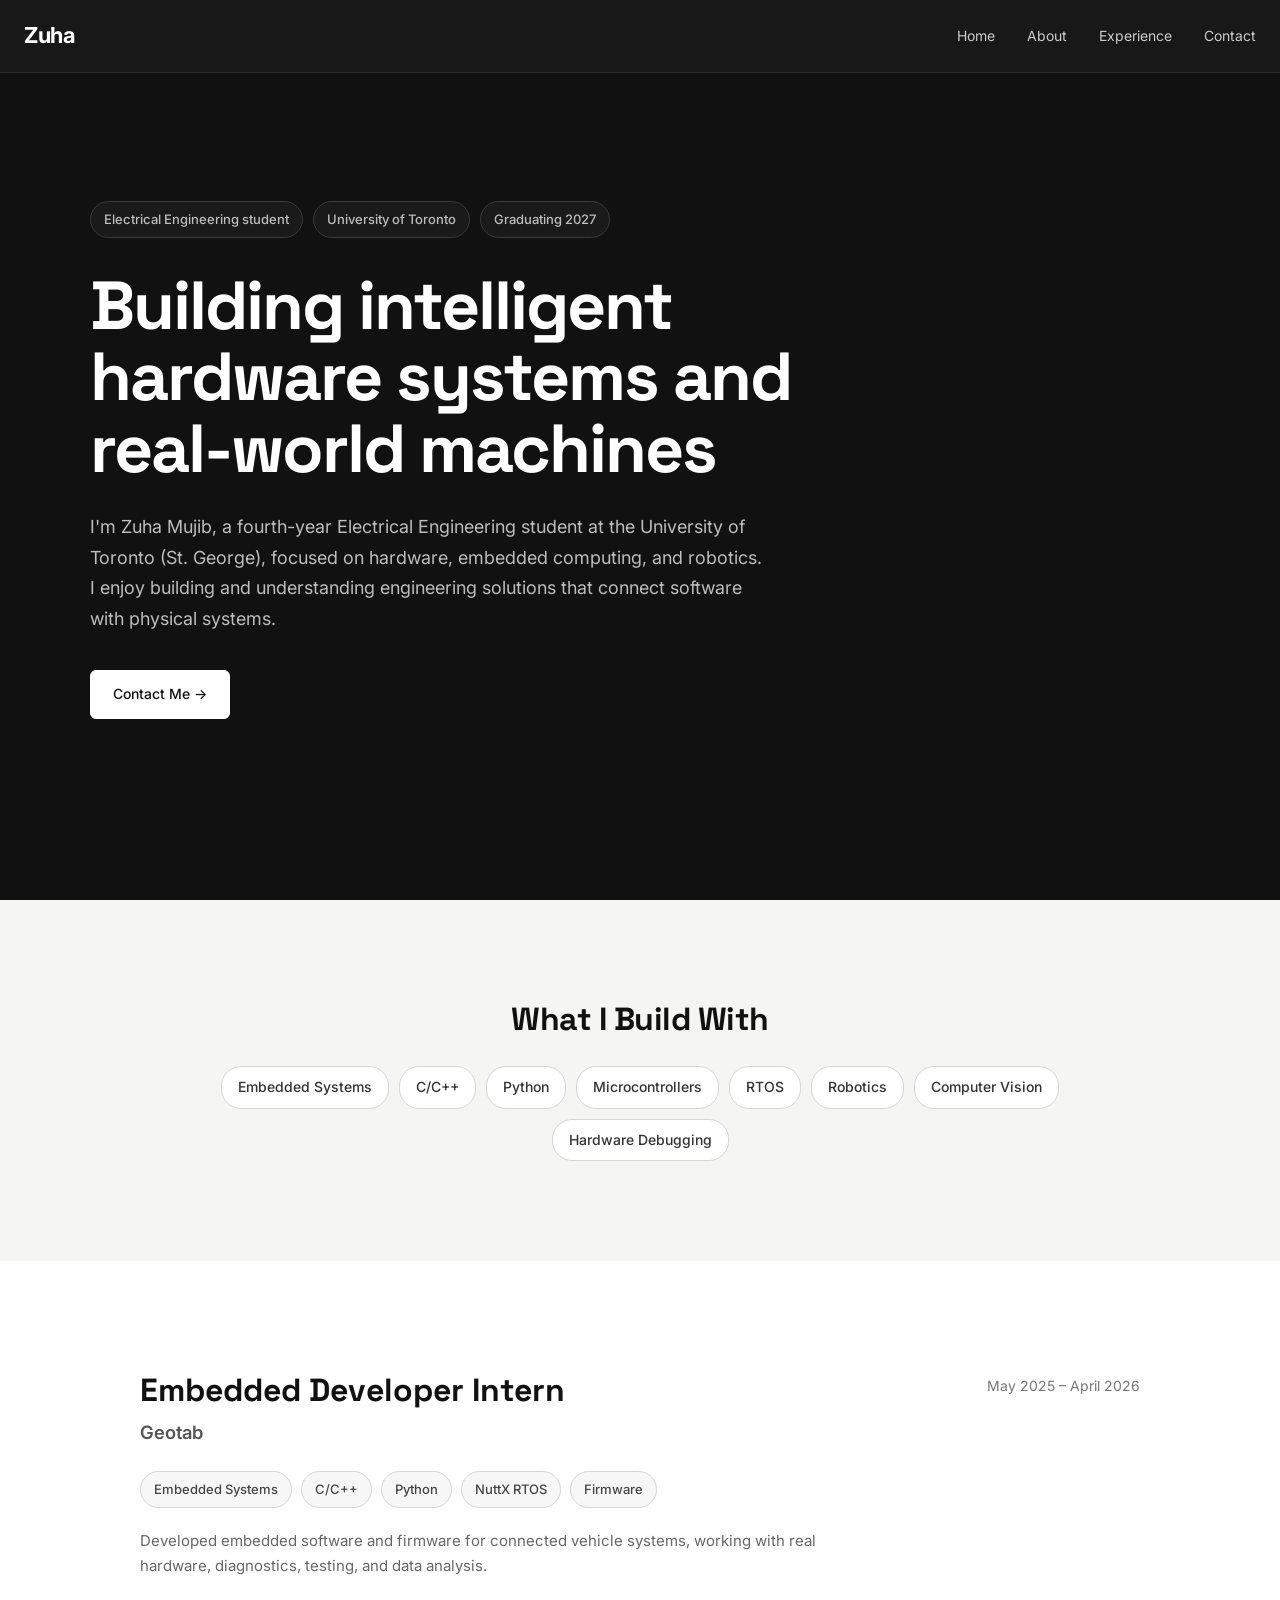
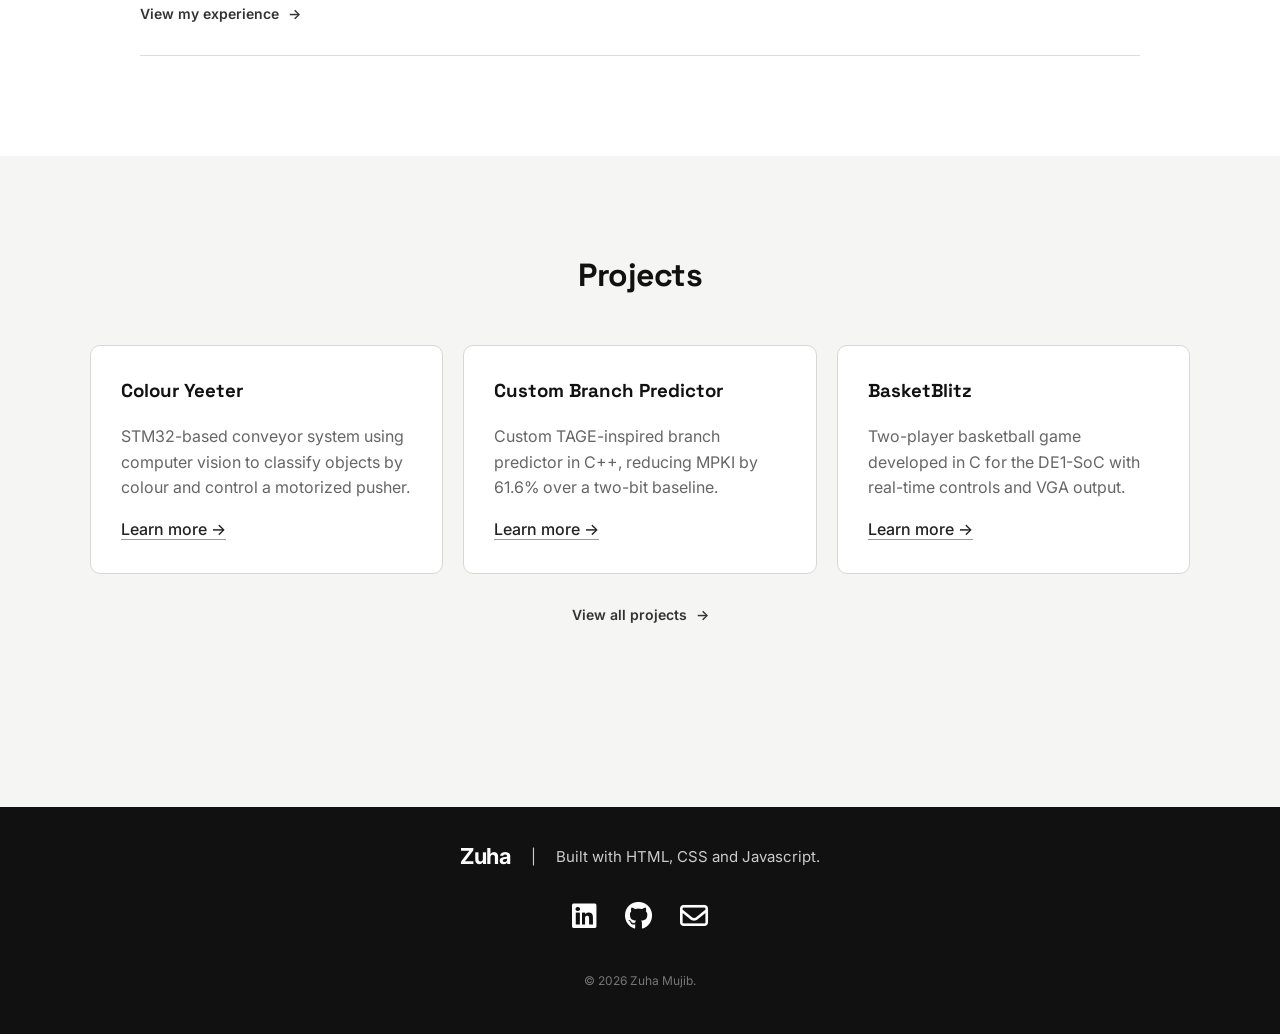
<file: index.html>
<!DOCTYPE html>
<html lang="en">

<head>
    <meta charset="UTF-8">

    <meta name="viewport" content="width=device-width, initial-scale=1.0">

    <title>Zuha Mujib | Electrical Engineering</title>

    <link rel="stylesheet" href="css/style.css">

    <link rel="stylesheet" href="https://cdnjs.cloudflare.com/ajax/libs/font-awesome/6.5.0/css/all.min.css">

    <link rel="preconnect" href="https://fonts.googleapis.com">
    <link rel="preconnect" href="https://fonts.gstatic.com" crossorigin>

    <link
        href="https://fonts.googleapis.com/css2?family=Inter:wght@400;500;600;700&family=Space+Grotesk:wght@500;600;700&display=swap"
        rel="stylesheet">
</head>

<body>
    <div id="navbar"></div>

    <main>
        <section class="home">
            <div class="container">
                <div class="home-content">

                    <div class="home-labels">
                        <span>Electrical Engineering student</span>
                        <span>University of Toronto</span>
                        <span>Graduating 2027</span>
                    </div>

                    <h1>
                        Building intelligent hardware systems and real-world machines
                    </h1>

                    <p>
                        I'm Zuha Mujib, a fourth-year Electrical Engineering student at the University of Toronto (St.
                        George), focused on hardware, embedded computing, and robotics. I enjoy building
                        and understanding engineering solutions that connect software with physical systems.
                    </p>
                    <div class="button-group">
                        <a href="contact.html" class="button">
                            Contact Me →
                        </a>
                    </div>

                </div>
            </div>
        </section>
        <section class="section build-with">
            <div class="container">
                <h2 class="section-title">What I Build With</h2>

                <div class="build-with-list">
                    <span>Embedded Systems</span>
                    <span>C/C++</span>
                    <span>Python</span>
                    <span>Microcontrollers</span>
                    <span>RTOS</span>
                    <span>Robotics</span>
                    <span>Computer Vision</span>
                    <span>Hardware Debugging</span>
                </div>
            </div>
        </section>
        <!-- Experience -->
        <section class="section experience-preview">
            <div class="container">

                <div class="experience-preview-content">

                    <a href="experience.html" class="experience-link">

                        <div class="experience-header">
                            <div>
                                <h3>Embedded Developer Intern</h3>
                                <p class="experience-company">Geotab</p>
                            </div>

                            <p class="experience-date">May 2025 – April 2026</p>
                        </div>

                        <div class="experience-skills">
                            <span>Embedded Systems</span>
                            <span>C/C++</span>
                            <span>Python</span>
                            <span>NuttX RTOS</span>
                            <span>Firmware</span>
                        </div>

                        <p class="experience-description">
                            Developed embedded software and firmware for connected
                            vehicle systems, working with real hardware, diagnostics,
                            testing, and data analysis.
                        </p>

                        <div class="experience-cta">
                            View my experience <span>→</span>
                        </div>

                    </a>

                </div>

            </div>
        </section>

        <!-- Projects -->
        <section class="section">
            <div class="container">
                <h2 class="section-title">
                    Projects
                </h2>

                <div class="project-grid">

                    <div class="project-card">
                        <h3>Colour Yeeter</h3>
                        <p>
                            STM32-based conveyor system using computer vision
                            to classify objects by colour and control a motorized pusher.
                        </p>
                        <a href="projects.html?project=1" class="text-link">
                            Learn more →
                        </a>
                    </div>

                    <div class="project-card">
                        <h3>Custom Branch Predictor</h3>
                        <p>
                            Custom TAGE-inspired branch predictor in C++, reducing MPKI by 61.6% over a two-bit
                            baseline.
                        </p>
                        <a href="projects.html?project=3" class="text-link">
                            Learn more →
                        </a>
                    </div>

                    <div class="project-card">
                        <h3>BasketBlitz</h3>
                        <p>
                            Two-player basketball game developed in C for the
                            DE1-SoC with real-time controls and VGA output.
                        </p>
                        <a href="projects.html?project=2" class="text-link">
                            Learn more →
                        </a>
                    </div>

                </div>

                <div class="projects-link">
                    <a href="projects.html">
                        View all projects <span>→</span>
                    </a>
                </div>

            </div>

        </section>

    </main>


    <!-- Footer is loaded by JavaScript -->
    <div id="footer"></div>


    <!-- JavaScript -->
    <script src="js/script.js"></script>

</body>

</html>
</file>
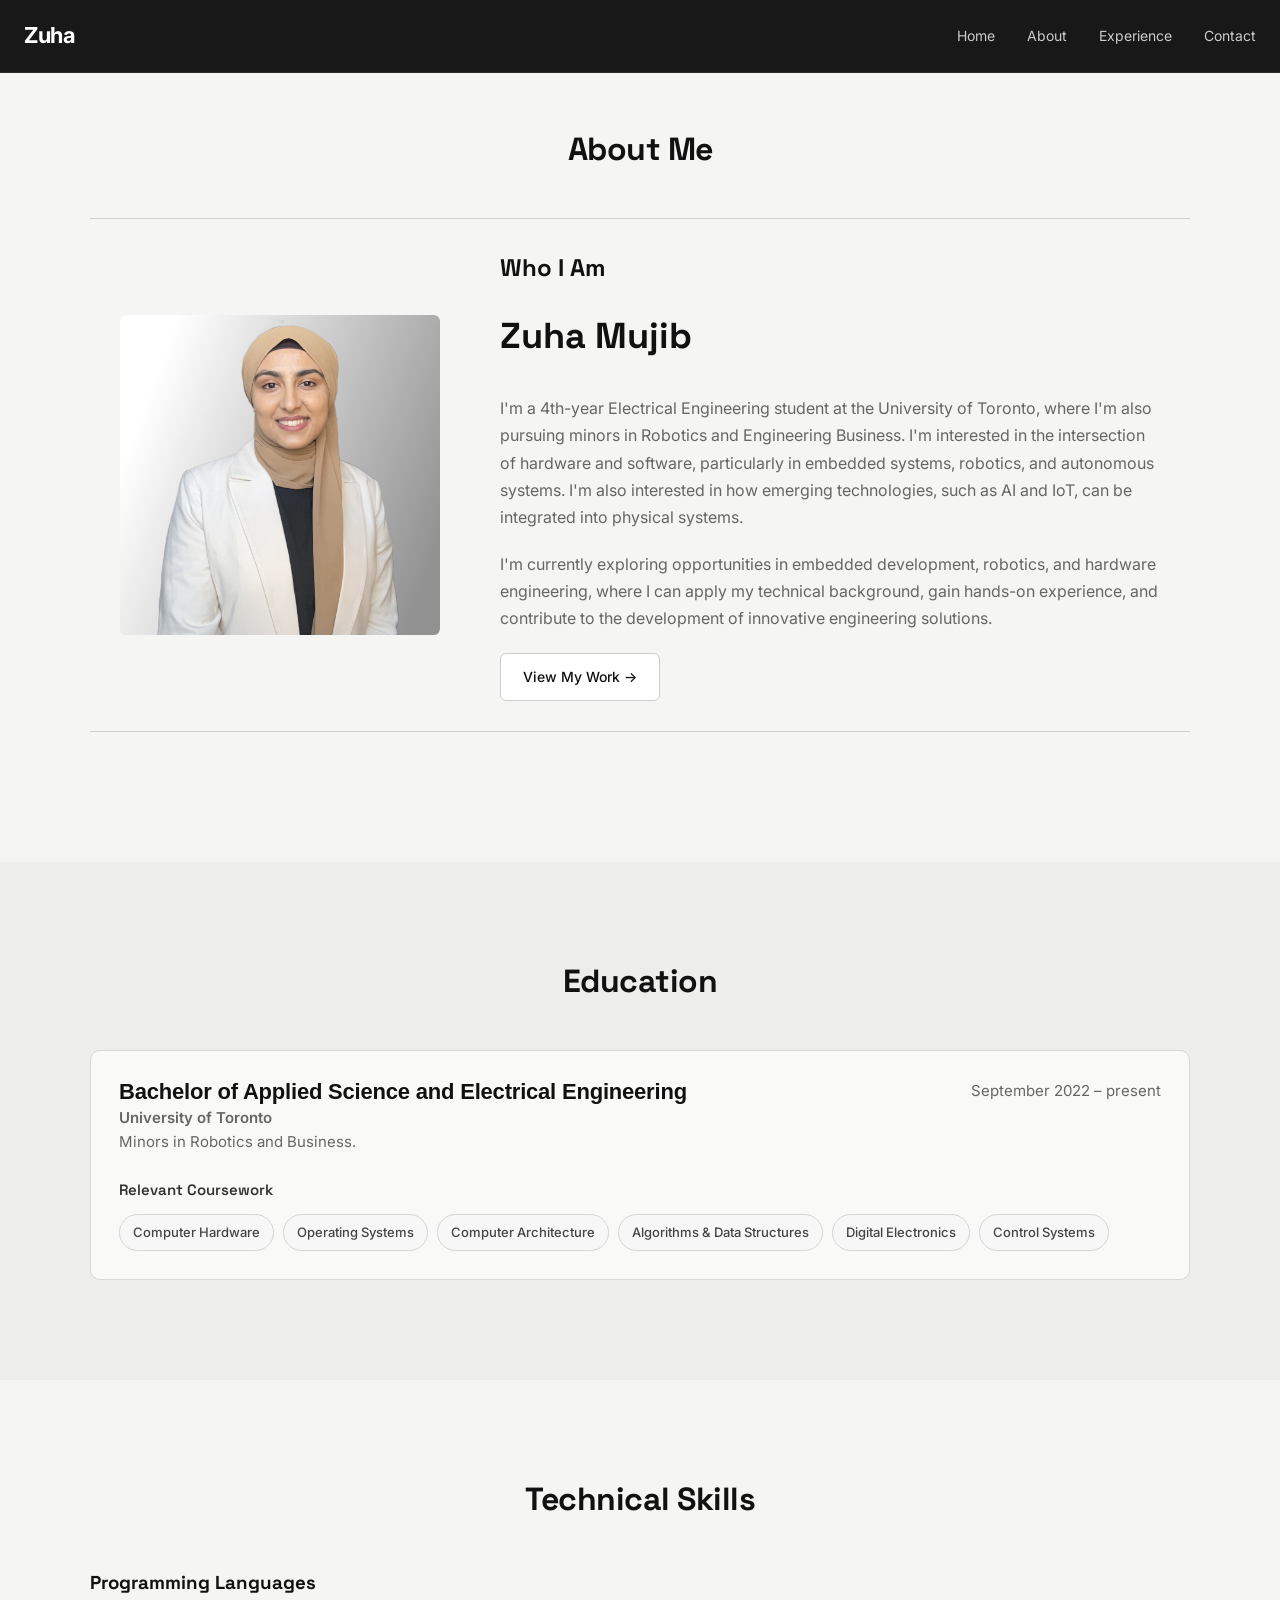
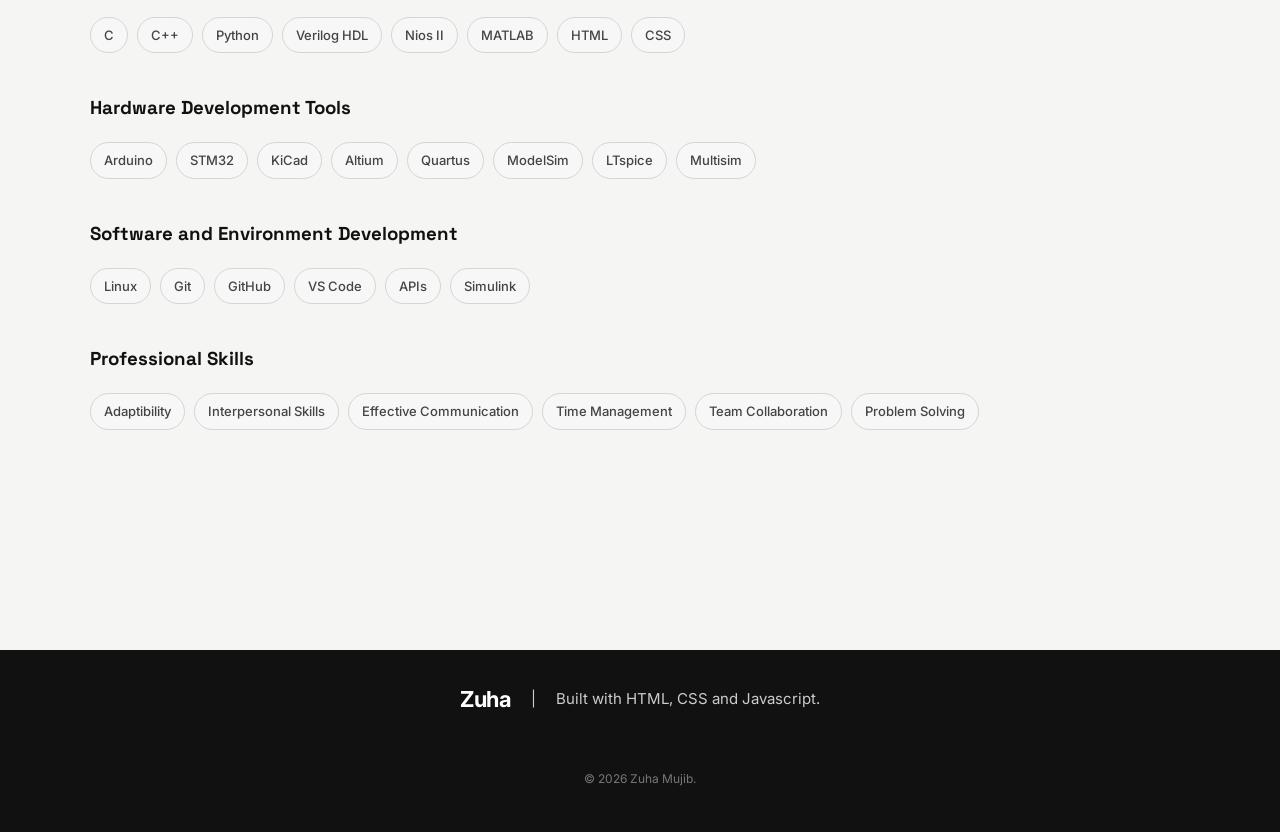
<file: about.html>
<!-- About Me page -->
<!-- Loading the navigation bar -->
<!-- <div id="navbar"></div>

    <section class="about">
        <h1>Zuha Mujib
        </h1>
        <p class="pronunciation">
            (Zoo-hah with a short 'u' sound in the first syllable, rhyming with 'book', followed by 'hah')
        </p>
    </section>

    <div id="footer"></div> -->

<!-- JAVASCRIPT -->
<!-- <script src="js/script.js"></script>

</html> -->

<!DOCTYPE html>
<html lang="en">

<head>
    <meta charset="UTF-8">
    <meta name="viewport" content="width=device-width, initial-scale=1.0">

    <title>About | Zuha Mujib</title>

    <link rel="stylesheet" href="css/style.css">

    <link rel="preconnect" href="https://fonts.googleapis.com">
    <link rel="preconnect" href="https://fonts.gstatic.com" crossorigin>

    <link
        href="https://fonts.googleapis.com/css2?family=Inter:wght@400;500;600;700&family=Space+Grotesk:wght@500;600;700&display=swap"
        rel="stylesheet">
</head>

<body>
    <!-- Loading the navigation bar -->
    <div id="navbar"></div>

    <main>
        <section class="about">
            <div class="container">
                <h2 class="section-title">About Me</h2>
                <div class="about-intro">
                    <!-- Temporary photo placeholder -->
                    <div class="profile-placeholder">
                        <img src="images/profile.png" alt="Profile Placeholder" class="profile-image">
                    </div>
                    <div>
                        <h1>Who I Am</h1>
                        <h2>Zuha Mujib</h2>

                        <p>
                            I'm a 4th-year Electrical Engineering student at the University of Toronto, where I'm also
                            pursuing minors in Robotics and Engineering Business. I'm interested in the intersection of
                            hardware and software, particularly in embedded systems, robotics, and autonomous systems.
                            I'm also interested in how emerging technologies, such as AI and IoT, can be integrated into
                            physical systems.
                        </p>
                        <p>
                            I'm currently exploring opportunities in embedded development, robotics, and hardware
                            engineering, where I can apply my technical background, gain hands-on experience, and
                            contribute to the development of innovative engineering solutions.
                        </p>
                        <a href="projects.html" class="button">
                            View My Work →
                        </a>
                    </div>
                </div>
            </div>

        </section>

        <!-- Education -->
        <section class="section section-light">
            <div class="container">
                <h2 class="section-title">
                    Education
                </h2>
                <div class="card">
                    <div class="education-header">
                        <div>
                            <h3>Bachelor of Applied Science and Electrical Engineering</h3>
                            <p class="education-company">University of Toronto</p>
                        </div>

                        <p class="education-date">September 2022 – present</p>
                    </div>
                    <p>
                        Minors in Robotics and Business.
                    </p>

                    <h4>Relevant Coursework</h4>
                    <div class="icons">
                        <span>Computer Hardware</span>
                        <span>Operating Systems</span>
                        <span>Computer Architecture</span>
                        <span>Algorithms & Data Structures</span>
                        <span>Digital Electronics</span>
                        <span>Control Systems</span>
                    </div>
                </div>

            </div>

        </section>


        <!-- Skills -->
        <section class="section">

            <div class="container">

                <h2 class="section-title">
                    Technical Skills
                </h2>


                <div class="skill-group">

                    <h3>Programming Languages</h3>

                    <div class="icons">
                        <span>C</span>
                        <span>C++</span>
                        <span>Python</span>
                        <span>Verilog HDL</span>
                        <span>Nios II</span>
                        <span>MATLAB</span>
                        <span>HTML</span>
                        <span>CSS</span>
                    </div>
                </div>

                <div class="skill-group">

                    <h3>Hardware Development Tools</h3>

                    <div class="icons">
                        <span>Arduino</span>
                        <span>STM32</span>
                        <span>KiCad</span>
                        <span>Altium</span>
                        <span>Quartus</span>
                        <span>ModelSim</span>
                        <span>LTspice</span>
                        <span>Multisim</span>
                    </div>
                </div>

                <div class="skill-group">

                    <h3>Software and Environment Development</h3>

                    <div class="icons">
                        <span>Linux</span>
                        <span>Git</span>
                        <span>GitHub</span>
                        <span>VS Code</span>
                        <span>APIs</span>
                        <span>Simulink</span>
                    </div>

                </div>

                <div class="skill-group">

                    <h3>Professional Skills</h3>

                    <div class="icons">
                        <span>Adaptibility</span>
                        <span>Interpersonal Skills</span>
                        <span>Effective Communication</span>
                        <span>Time Management</span>
                        <span>Team Collaboration</span>
                        <span>Problem Solving</span>
                    </div>

                </div>

            </div>

        </section>

    </main>


    <div id="footer"></div>

    <script src="js/script.js"></script>

</body>

</html>
</file>
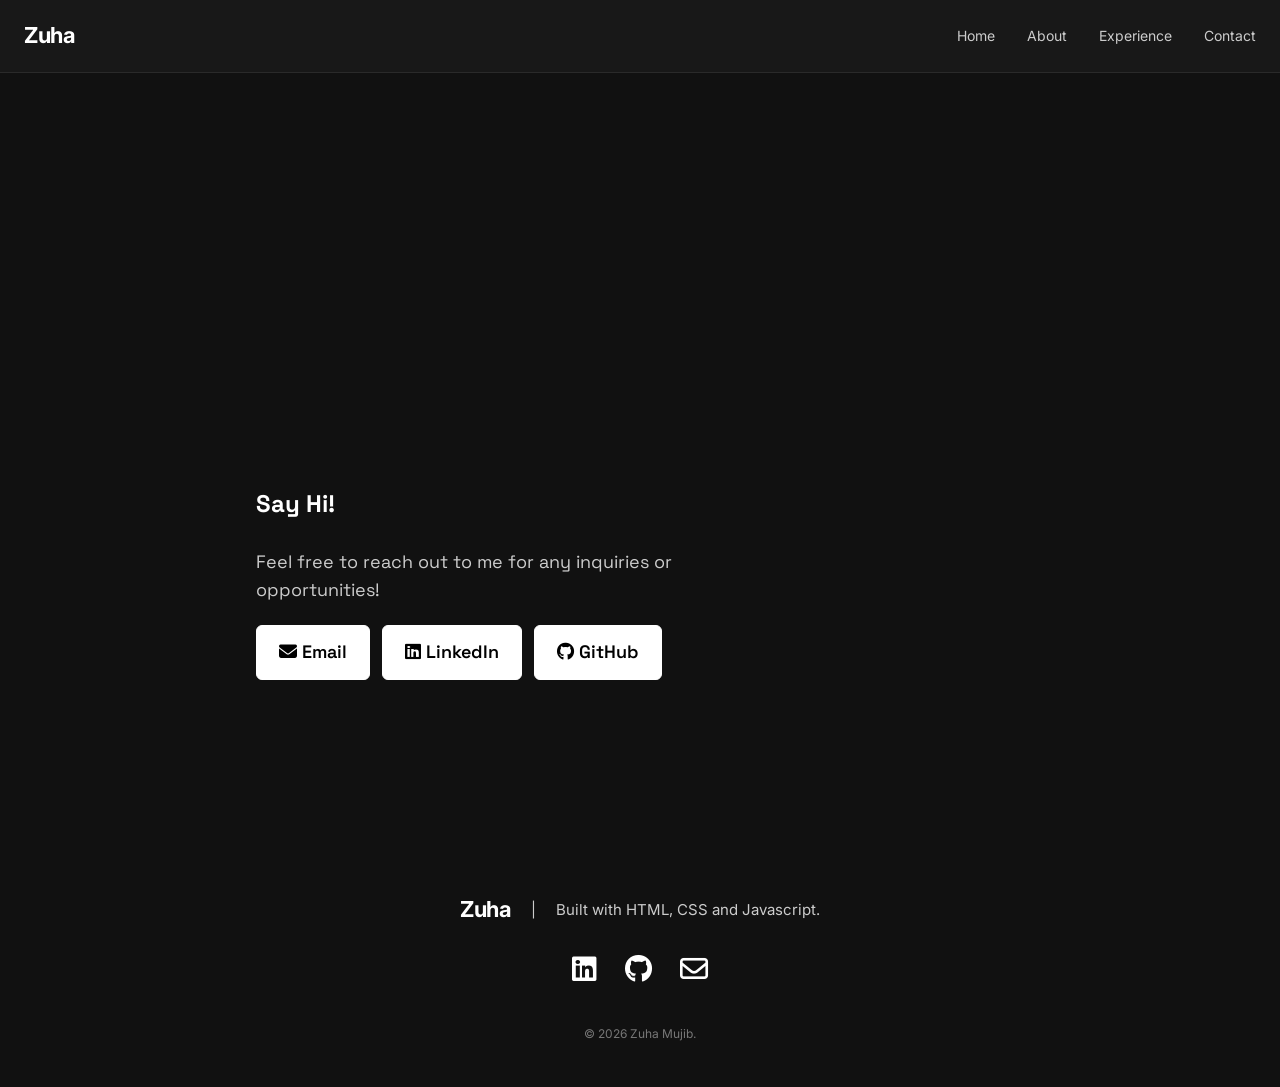
<file: contact.html>
<!-- Contact page -->
<!DOCTYPE html>
<html lang="en">

<head>
    <meta charset="UTF-8">
    <meta name="viewport" content="width=device-width, initial-scale=1.0">
    <title>Contact</title>
    <link rel="stylesheet" href="css/style.css">
    <link rel="stylesheet" href="https://cdnjs.cloudflare.com/ajax/libs/font-awesome/6.5.0/css/all.min.css">
    <link rel="preconnect" href="https://fonts.googleapis.com">
    <link rel="preconnect" href="https://fonts.gstatic.com" crossorigin>
    <link
        href="https://fonts.googleapis.com/css2?family=Inter:wght@400;500;600;700&family=Space+Grotesk:wght@500;600;700&display=swap"
        rel="stylesheet">
</head>

<body class="contact-page">
    <!-- Loading the navigation bar -->
    <div id="navbar"></div>
    <div class="contact-content">
        <h1>Say Hi!</h1>
        <p>Feel free to reach out to me for any inquiries or opportunities!</p>
        <div class="contact-buttons">
            <a href="mailto:z.mujib1911@yahoo.com" class="button">
                <i class="fas fa-envelope"></i> Email
            </a>
            <a href="https://www.linkedin.com/in/zuha-mujib/" class="button" target="_blank" rel="noopener noreferrer">
                <i class="fab fa-linkedin"></i> LinkedIn
            </a>
            <a href="https://github.com/zuhamujib" class="button" target="blank" rel="noopener noreferrer">
                <i class="fab fa-github"></i> GitHub
            </a>
        </div>
    </div>
    <div id="footer"></div>

    <!-- JAVASCRIPT -->
    <script src="js/script.js"></script>

</html>
</file>
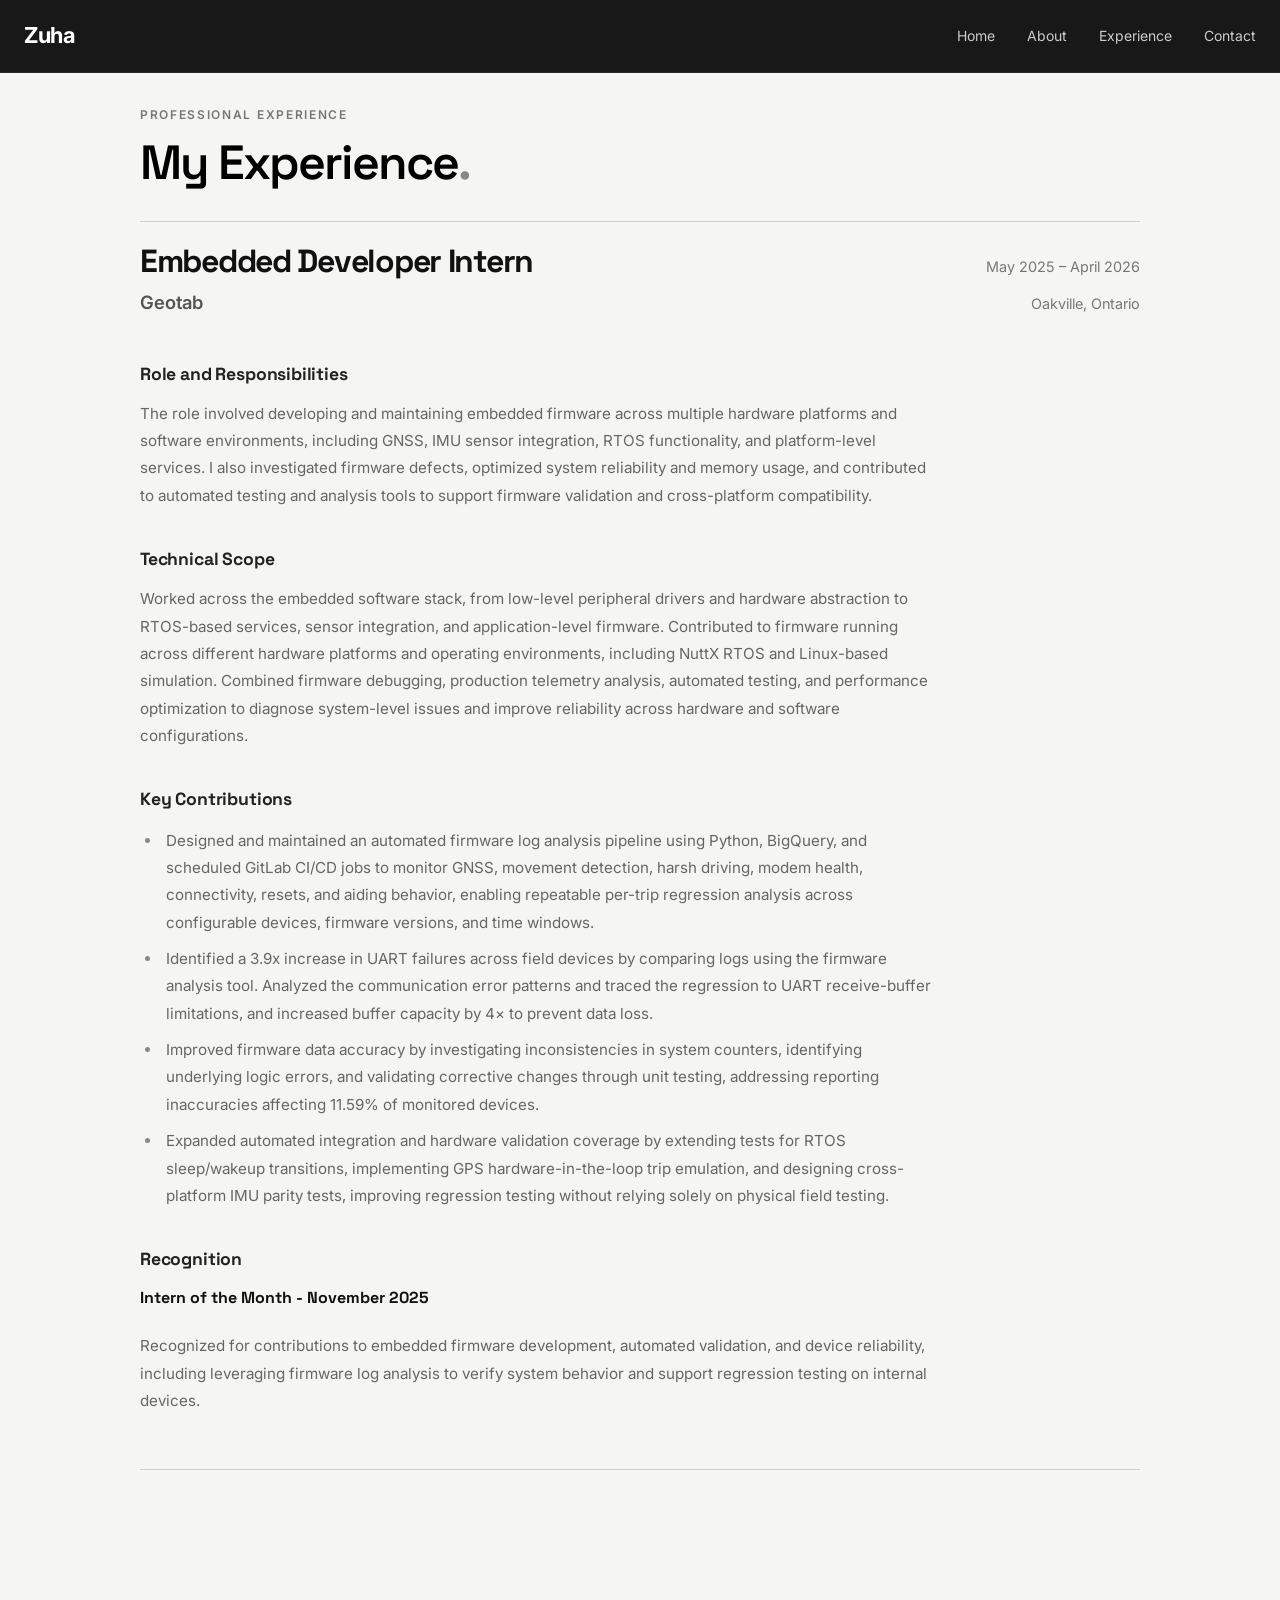
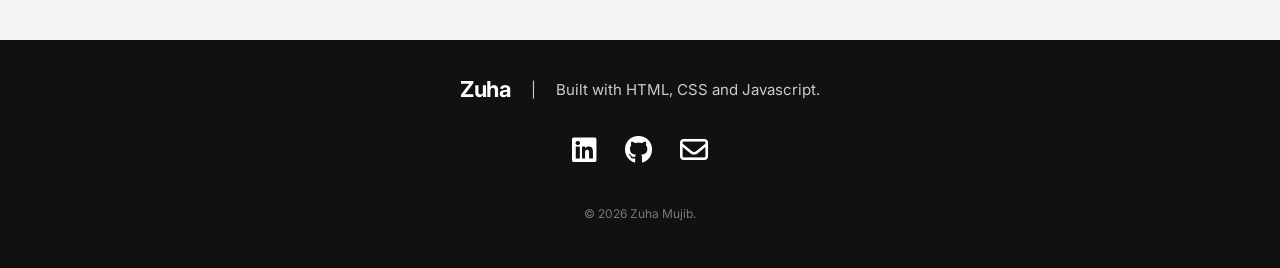
<file: experience.html>
<!DOCTYPE html>
<html lang="en">

<head>
    <meta charset="UTF-8">
    <meta name="viewport" content="width=device-width, initial-scale=1.0">
    <title>Experience</title>
    <link rel="stylesheet" href="css/style.css">
    <link rel="stylesheet" href="https://cdnjs.cloudflare.com/ajax/libs/font-awesome/6.5.0/css/all.min.css">
    <link rel="preconnect" href="https://fonts.googleapis.com">
    <link rel="preconnect" href="https://fonts.gstatic.com" crossorigin>
    <link
        href="https://fonts.googleapis.com/css2?family=Inter:wght@400;500;600;700&family=Space+Grotesk:wght@500;600;700&display=swap"
        rel="stylesheet">
</head>

<body class="experience-page">
    <div id="navbar"></div>

    <main class="experience-page-content">
        <header class="experience-page-header">
            <p class="experience-eyebrow">PROFESSIONAL EXPERIENCE</p>
            <h1>My Experience<span class="title-period">.</span></h1>
        </header>

        <div class="experience-list">
            <!-- Copy this article to add another role. -->
            <article class="experience-entry">
                <header class="experience-entry-header">
                    <div class="experience-entry-row">
                        <h2>Embedded Developer Intern</h2>
                        <p class="experience-meta">May 2025 &ndash; April 2026</p>
                    </div>
                    <div class="experience-entry-row">
                        <p class="experience-company">Geotab</p>
                        <p class="experience-meta">Oakville, Ontario</p>
                    </div>
                </header>


                <div class="experience-entry-body">
                    <section class="experience-section">
                        <h3>Role and Responsibilities</h3>
                        <p>
                            The role involved developing and maintaining embedded firmware across
                            multiple hardware platforms and software environments, including GNSS,
                            IMU sensor integration, RTOS functionality, and platform-level services.
                            I also investigated firmware defects, optimized system reliability and
                            memory usage, and contributed to automated testing and analysis tools
                            to support firmware validation and cross-platform compatibility.
                        </p>
                    </section>

                    <section class="experience-section">
                        <h3>Technical Scope</h3>
                        <p>
                            Worked across the embedded software stack, from low-level peripheral
                            drivers and hardware abstraction to RTOS-based services, sensor
                            integration, and application-level firmware. Contributed to firmware
                            running across different hardware platforms and operating
                            environments, including NuttX RTOS and Linux-based simulation.
                            Combined firmware debugging, production telemetry analysis,
                            automated testing, and performance optimization to diagnose
                            system-level issues and improve reliability across hardware and
                            software configurations.
                        </p>
                    </section>

                    <section class="experience-section">
                        <h3>Key Contributions</h3>
                        <ul>
                            <li>
                                Designed and maintained an automated firmware log analysis pipeline using Python,
                                BigQuery, and scheduled GitLab CI/CD jobs to monitor GNSS, movement detection, harsh
                                driving, modem health, connectivity, resets, and aiding behavior, enabling repeatable
                                per-trip regression analysis across configurable devices, firmware versions, and time
                                windows.
                            </li>
                            <li>
                                Identified a 3.9x increase in UART failures across field devices by comparing logs
                                using the firmware analysis tool. Analyzed the communication error patterns and traced
                                the regression to UART receive-buffer limitations, and increased buffer capacity by 4×
                                to prevent data loss.
                            </li>
                            <li>
                                Improved firmware data accuracy by investigating inconsistencies in system counters,
                                identifying underlying logic errors, and validating corrective changes through unit
                                testing, addressing reporting inaccuracies affecting 11.59% of monitored devices.
                            </li>
                            <li>
                                Expanded automated integration and hardware validation coverage by extending tests for
                                RTOS sleep/wakeup transitions, implementing GPS hardware-in-the-loop trip emulation, and
                                designing cross-platform IMU parity tests, improving regression testing without relying
                                solely on physical field testing.
                            </li>
                        </ul>
                    </section>

                    <section class="experience-section">
                        <h3>Recognition</h3>

                        <h4>Intern of the Month - November 2025</h4>
                        <p>
                            Recognized for contributions to embedded firmware development, automated validation, and
                            device reliability, including leveraging firmware log analysis to verify system behavior and
                            support regression testing on internal devices.
                        </p>
                    </section>
                </div>

            </article>
        </div>
    </main>

    <div id="footer"></div>

    <script src="js/script.js"></script>
</body>

</html>
</file>
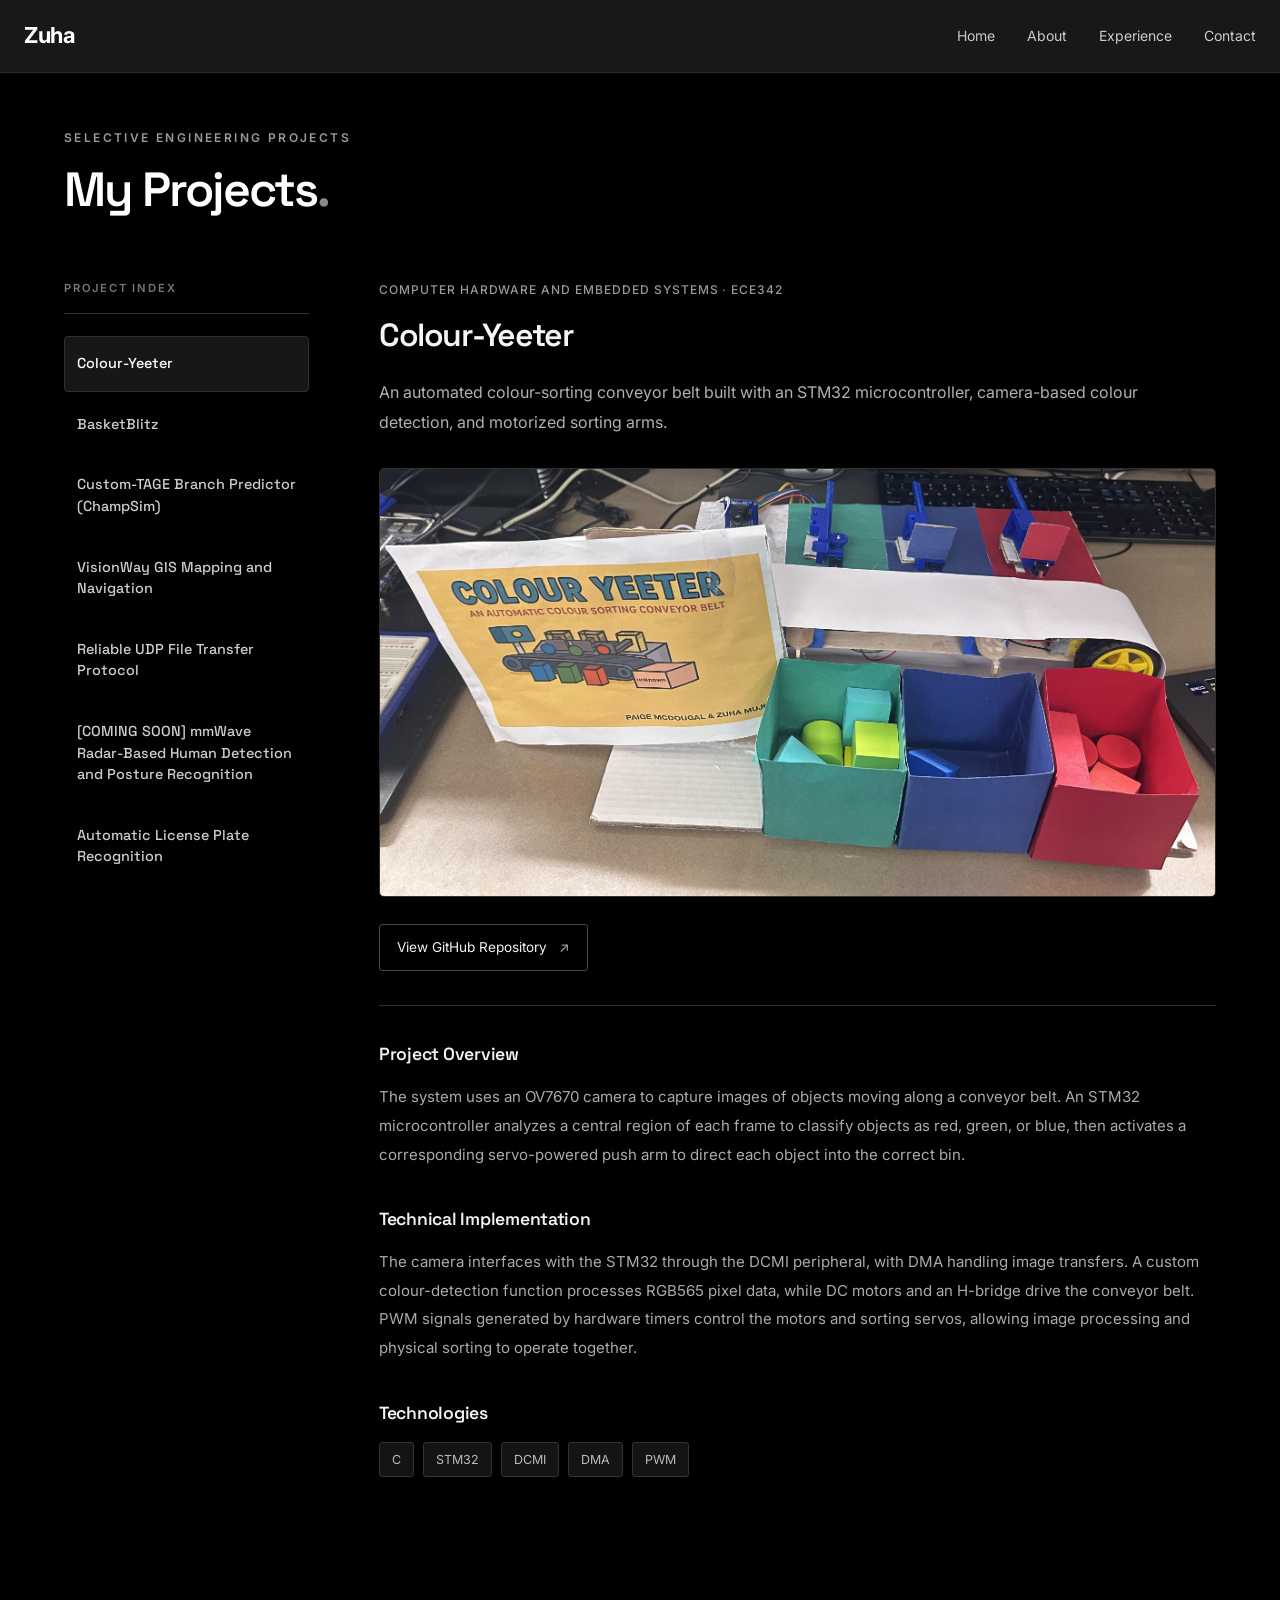
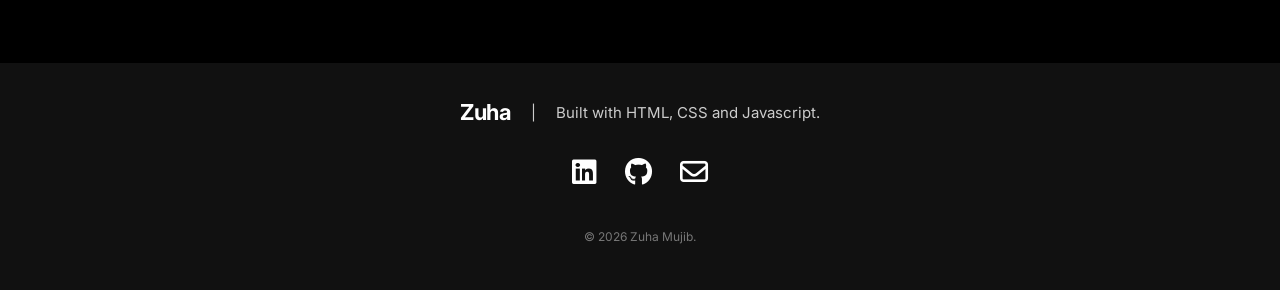
<file: projects.html>
<!-- My Experiences page -->
<!DOCTYPE html>
<html>

<head>
    <title>Projects</title>
    <link rel="stylesheet" href="css/style.css">
    <link rel="stylesheet" href="https://cdnjs.cloudflare.com/ajax/libs/font-awesome/6.5.0/css/all.min.css">
        <link rel="preconnect" href="https://fonts.googleapis.com">
    <link rel="preconnect" href="https://fonts.gstatic.com" crossorigin>
    <link
        href="https://fonts.googleapis.com/css2?family=Inter:wght@400;500;600;700&family=Space+Grotesk:wght@500;600;700&display=swap"
        rel="stylesheet">
</head>

<body class="projects-body">
    <!-- Loading the navigation bar -->
    <div id="navbar"></div>
    <p>My Projects page is currently under construction. Please check back later for updates!</p>

    <main class="projects-page">

        <!-- Page heading -->
        <header class="projects-header">
            <p class="projects-eyebrow">SELECTIVE ENGINEERING PROJECTS</p>

            <h1>My Projects<span class="title-period">.</span></h1>
        </header>


        <!-- Projects layout -->
        <div class="projects-layout">

            <!-- Left sidebar -->
            <aside class="projects-sidebar">
                <p class="sidebar-heading">PROJECT INDEX</p>

                <nav id="projects-list" class="projects-list" aria-label="Select a project">
                    <!-- Project buttons are generated by script.js -->
                </nav>
            </aside>


            <!-- Right project details -->
            <article id="project-details" class="project-details" aria-live="polite">
                <!-- Project details are generated by script.js -->
            </article>

        </div>

    </main>

    <div id="footer"></div>

    <!-- JAVASCRIPT -->
    <script src="js/script.js"></script>

</html>
</file>
<file: css/style.css>
/* ========================================
   GENERAL
   ======================================== */

* {
    box-sizing: border-box;
}

html {
    scroll-behavior: smooth;
}

body {
    margin: 0;
    font-family: 'Inter', sans-serif;
    color: #1a1a1a;
    background-color: #f5f5f3;
    line-height: 1.6;
}

h1,
h2,
h3,
h4 {
    font-family: 'Space Grotesk', sans-serif;
    color: #111111;
    margin-top: 0;
}

a {
    color: inherit;
}

img {
    max-width: 100%;
    display: block;
}


/* ========================================
   REUSABLE CONTAINER
   ======================================== */

.container {
    width: min(1100px, calc(100% - 48px));
    margin: 0 auto;
}


/* ========================================
   SECTION
   ======================================== */

.section {
    padding: 100px 0;
}

.section-light {
    background-color: #ededeb;
}

.section-title {
    margin: 0 0 50px;
    text-align: center;

    font-size: 32px;
    line-height: 1.2;
    letter-spacing: -0.5px;
}


/* ========================================
   REUSABLE COMPONENTS
   ======================================== */

.text-link {
    color: #222222;
    text-decoration: none;
    border-bottom: 1px solid #999999;
    transition: border-color 0.2s ease;
}

.text-link:hover {
    border-color: #111111;
}


/* ========================================
   NAVIGATION BAR
   ======================================== */

#navbar {
    position: sticky;
    top: 0;
    z-index: 1000;
}

#navbar {
    position: fixed;
    top: 0;
    left: 0;
    width: 100%;
    z-index: 1000;
}

.navbar {
    background-color: #181818;
    color: #111111;

    border-bottom: 1px solid #2a2a2a;
    transition: background-color 0.3s ease,
        border-color 0.3s ease;
}

.navbar.scrolled {
    background-color: rgba(17, 17, 17, 0.75);
    backdrop-filter: blur(12px);
    -webkit-backdrop-filter: blur(12px);
    border-bottom: 1px solid rgba(255, 255, 255, 0.08);
}

.navbar-container {
    width: min(1400px, calc(100% - 48px));
    min-height: 72px;
    margin: 0 auto;

    display: flex;
    align-items: center;
    justify-content: space-between;
}

.logo {
    color: #ffffff;
    text-decoration: none;

    font-size: 22px;
    font-weight: 700;
    letter-spacing: -0.5px;
}

.nav-links {
    display: flex;
    align-items: center;
    gap: 32px;

    list-style: none;
    margin: 0;
    padding: 0;
}

.nav-links a {
    color: #cccccc;
    text-decoration: none;

    font-size: 14px;
    transition: color 0.2s ease;
}

.nav-links a:hover {
    color: #ffffff;
}


/* ========================================
   HOME
   ======================================== */

.home {
    min-height: 100vh;

    padding: 120px 0 100px;

    display: flex;
    align-items: center;

    background-color: #111111;
    color: #ffffff;
}

.home-content {
    max-width: 850px;
}

.home h1 {
    margin: 0 0 28px;

    color: #ffffff;

    font-size: clamp(42px, 6vw, 68px);
    line-height: 1.05;
    font-weight: 700;
    letter-spacing: -2px;
}

.home p {
    max-width: 680px;

    margin: 0 0 36px;

    color: #bdbdbd;

    font-size: 18px;
    line-height: 1.7;
}

.home-labels {
    display: flex;
    flex-wrap: wrap;
    gap: 10px;

    margin-bottom: 32px;
}

.home-labels span {
    padding: 7px 13px;

    border: 1px solid #3a3a3a;
    border-radius: 20px;

    background-color: #1a1a1a;
    color: #bdbdbd;

    font-size: 13px;
    font-weight: 500;

    transition:
        background-color 0.2s ease,
        border-color 0.2s ease,
        color 0.2s ease;
}

.home-labels span:hover {
    background-color: #222222;
    border-color: #555555;
    color: #ffffff;
}

/* ========================================
   BUTTONS
   ======================================== */

.button-group {
    display: flex;
    gap: 12px;
    flex-wrap: wrap;
}

.button {
    display: inline-block;

    padding: 12px 22px;

    border: 1px solid #ffffff;
    border-radius: 6px;

    background-color: #ffffff;
    color: #111111;

    text-decoration: none;
    font-size: 14px;
    font-weight: 500;

    transition:
        background-color 0.15s ease,
        border-color 0.15s ease,
        color 0.15s ease,
        transform 0.15s ease;
}

.button:hover {
    background-color: #dddddd;
    transform: translateY(-2px);
}

.button-secondary {
    background-color: transparent;
    color: #ffffff;
}

.button-secondary:hover {
    background-color: #222222;
    color: #ffffff;
}


/* ========================================
   CARDS
   ======================================== */

.card-grid {
    display: grid;
    grid-template-columns: repeat(4, 1fr);
    gap: 18px;
}

.card {
    padding: 28px;

    border: 1px solid #d7d7d5;
    border-radius: 10px;

    background-color: #f9f9f7;

    transition:
        transform 0.2s ease,
        border-color 0.2s ease,
        box-shadow 0.2s ease;
}

.card:hover {
    transform: translateY(-4px);
    border-color: #aaaaaa;
    box-shadow: 0 10px 25px rgba(0, 0, 0, 0.06);
}

.card h3 {
    margin: 0 0 12px;

    font-size: 19px;
    letter-spacing: -0.2px;
}

.card h4 {
    margin: 24px 0 12px;

    font-family: 'Space Grotesk', sans-serif;
    font-size: 15px;
    font-weight: 600;
    color: #333333;
}

.card p {
    margin: 0;

    color: #666666;

    font-size: 15px;
    line-height: 1.6;
}

/* ========================================
    CIRCULAR ICONS
   ======================================== */

.icons {
    display: flex;
    flex-wrap: wrap;
    gap: 9px;
}

.icons span {
    padding: 7px 13px;

    border: 1px solid #d5d5d5;
    border-radius: 20px;

    background-color: #f7f7f7;
    color: #444444;

    font-size: 13px;
    font-weight: 500;
}


/* ========================================
   FEATURED PROJECTS
   ======================================== */

.project-grid {
    max-width: 1100px;
    margin: 0 auto;

    display: grid;
    grid-template-columns: repeat(3, 1fr);
    gap: 20px;
}

.project-card {
    padding: 30px;

    border: 1px solid #d7d7d5;
    border-radius: 10px;

    background-color: #ffffff;

    transition:
        transform 0.2s ease,
        border-color 0.2s ease,
        box-shadow 0.2s ease;
}

.project-card:hover {
    transform: translateY(-4px);
    border-color: #999999;
    box-shadow: 0 10px 25px rgba(0, 0, 0, 0.07);
}

.project-card h3 {
    margin-top: 0;
}

.project-card p {
    color: #666666;
}

.project-card a {
    color: #222222;
    text-decoration: none;
    font-weight: 500;
}

.project-card a:hover {
    color: #666666;
}

/* ========================================
   WHAT I BUILD WITH
   ======================================== */

.build-with {
    background-color: #f5f5f3;
}

.build-with .section-title {
    margin-bottom: 28px;
}

.build-with-list {
    max-width: 900px;
    margin: 0 auto;

    display: flex;
    justify-content: center;
    flex-wrap: wrap;
    gap: 10px;
}

.build-with-list span {
    padding: 9px 16px;

    border: 1px solid #d6d6d6;
    border-radius: 20px;

    background-color: #ffffff;
    color: #333333;

    font-size: 14px;
    font-weight: 500;

    transition: background-color 0.2s ease,
        border-color 0.2s ease,
        color 0.2s ease;
}

.build-with-list span:hover {
    background-color: #eeeeec;
    border-color: #bdbdbd;
    color: #111111;
}

/* ========================================
   ABOUT
   ======================================== */

.about {
    padding: 130px 0;
}

.about-intro {
    display: grid;
    grid-template-columns: 320px minmax(0, 1fr);
    gap: 60px;
    align-items: stretch;

    padding: 30px;
    border-bottom: 1px solid #d0d0ce;
    border-top: 1px solid #d0d0ce;
}

.about-intro p {
    margin: 0 0 20px;
    color: #666666;
    line-height: 1.7;
}

.about-intro h2 {
    margin-top: 0;
    font-size: 36px;
    font-weight: 800;
}

.about-intro h1 {
    margin-top: 0;
    font-size: 24px;
    font-weight: 800;
}

.about-intro a {
    border-color: #cccccc;
}

.profile-placeholder {
    width: 100%;
    height: 100%;

    display: flex;
    align-items: center;
    justify-content: center;
}

.profile-placeholder img {
    max-width: 100%;
    height: auto;

    object-fit: contain;

    border-radius: 2%;
}


/* ========================================
   EDUCATION
   ======================================== */

.education-header {
    display: flex;
    align-items: flex-start;
    justify-content: space-between;
    gap: 30px;
}

.education-header h3 {
    margin: 0;

    font-family: 'Arial', sans-serif;
    font-size: 22px;
    line-height: 1.2;
    font-weight: 700;
    color: #111111;

    transition: color 0.2s ease;
}

.education-company {
    margin: 7px 0 0;

    font-size: 18px;
    font-weight: 600;
    color: #555555;
}

.education-date {
    margin: 4px 0 0;

    color: #777777;
    font-size: 14px;
    white-space: nowrap;
}

.education-description {
    max-width: 750px;
    margin: 24px 0 0;

    color: #666666;
    font-size: 15px;
    line-height: 1.7;
}

/* ========================================
   EXPERIENCE PREVIEW
   ======================================== */

.experience-preview {
    background-color: #ffffff;
}

.experience-preview-content {
    max-width: 1000px;
    margin: 0 auto;
}

.experience-link {
    display: block;
    padding: 10px 0 30px;

    color: inherit;
    text-decoration: none;

    border-bottom: 1px solid #dcdcdc;

    transition: border-color 0.2s ease;
}

.experience-link:hover {
    border-color: #999999;
}

.experience-header {
    display: flex;
    align-items: flex-start;
    justify-content: space-between;
    gap: 30px;
}

.experience-header h3 {
    margin: 0;

    font-family: 'Space Grotesk', sans-serif;
    font-size: 32px;
    line-height: 1.2;
    font-weight: 700;
    color: #111111;

    transition: color 0.2s ease;
}

.experience-link:hover .experience-header h3 {
    color: #444444;
}

.experience-company {
    margin: 7px 0 0;

    font-size: 18px;
    font-weight: 600;
    color: #555555;
}

.experience-date {
    margin: 4px 0 0;

    color: #777777;
    font-size: 14px;
    white-space: nowrap;
}

.experience-skills {
    display: flex;
    flex-wrap: wrap;
    gap: 9px;
    margin: 24px 0 20px;
}

.experience-skills span {
    padding: 7px 13px;

    border: 1px solid #d5d5d5;
    border-radius: 20px;

    background-color: #f7f7f7;
    color: #444444;

    font-size: 13px;
    font-weight: 500;
}

.experience-description {
    max-width: 750px;
    margin: 0;

    color: #666666;
    font-size: 15px;
    line-height: 1.7;
}

.experience-cta {
    margin-top: 24px;

    color: #333333;
    font-size: 14px;
    font-weight: 600;

    transition: color 0.2s ease;
}

.experience-cta span {
    display: inline-block;
    margin-left: 5px;

    transition: transform 0.2s ease;
}

.experience-link:hover .experience-cta {
    color: #111111;
}

.experience-link:hover .experience-cta span {
    transform: translateX(4px);
}


/* ========================================
   EXPERIENCE PAGE
   ======================================== */

.experience-page {
    background-color: #f5f5f3;
}

.experience-page-content {
    width: min(1000px, calc(100% - 48px));
    margin: 0 auto;
    padding: 105px 0 90px;
}

.experience-page-header {
    max-width: 760px;
}

.experience-eyebrow {
    margin: 0 0 14px;
    color: #777;
    font-size: 0.75rem;
    font-weight: 600;
    letter-spacing: 0.14em;
}

.experience-page-header h1 {
    max-width: 760px;

    color: #000000;

    font-size: clamp(24px, 4vw, 48px);
    line-height: 1.05;
    font-weight: 600;
    font-family: 'Space Grotesk', sans-serif;
    letter-spacing: -2px;
}

.experience-entry {
    padding: 0 0 55px;
    border-top: 1px solid #cfcfcd;
    border-bottom: 1px solid #cfcfcd;
}

.experience-entry-header {
    padding: 20px 0 0;
}

.experience-entry-row {
    display: flex;
    align-items: baseline;
    justify-content: space-between;
    gap: 35px;
}

.experience-entry-row h2 {
    margin: 0;
    color: #111;
    font-family: 'Space Grotesk', sans-serif;
    font-size: clamp(1.1rem, 2.5vw, 2rem);
    letter-spacing: -0.04em;
    line-height: 1.2;
}

.experience-company {
    margin: 8px 0 0;
    color: #555;
    font-size: 1.15rem;
    font-weight: 600;
}

.experience-meta {
    flex: 0 0 auto;
    margin: 0;
    color: #777;
    font-size: 0.9rem;
    line-height: 1.6;
    text-align: right;
}

.experience-entry-body {
    max-width: 800px;
    margin-top: 42px;
}

.experience-section {
    margin-top: 36px;
}

.experience-section:first-child {
    margin-top: 0;
}

.experience-section h3 {
    margin: 0 0 12px;
    color: #222;
    font-size: 1.1rem;
    letter-spacing: -0.01em;
}

.experience-section p,
.experience-section li {
    color: #666;
    font-size: 0.95rem;
    line-height: 1.8;
}

.experience-section p {
    margin: 0;
}

.experience-section ul {
    display: flex;
    flex-direction: column;
    gap: 9px;
    margin: 13px 0 0;
    padding-left: 22px;
}

.experience-section li {
    padding-left: 4px;
}

.experience-section li::marker {
    color: #888;
}

.experience-section code {
    padding: 2px 5px;
    border-radius: 3px;
    background: #e7e7e4;
    color: #333;
    font-size: 0.88em;
}

/* ========================================
   CONTACT PAGE
   ======================================== */

.contact-content {
    display: flex;
    flex-direction: column;
    align-items: flex-start;
    justify-content: flex-end;
    min-height: calc(100vh - 40px);
    padding: clamp(100px, 20vh, 300px) max(100px, 20vw);
    background-color: #111111;

    font-family: 'Space Grotesk', sans-serif;
}

.contact-page .footer {
    margin-top: 0;
}

.contact-page {
    min-height: 100vh;
    max-width: 100%;

}

.contact-content h1 {
    margin: 0 0 24px;

    color: #ffffff;
    font-size: 24px;
    text-align: left;

    font-family: 'Space Grotesk', sans-serif;
}

.contact-content p {
    max-width: 430px;
    margin: 0 0 20px;

    color: #cccccc;
    font-size: 18px;
    text-align: left;

    font-family: 'Space Grotesk', sans-serif;
}

.contact-content a {
    color: #000000;
    text-decoration: none;
    font-weight: 600;
    font-size: 18px;

    transition: color 0.2s ease;

    font-family: 'Space Grotesk', sans-serif;
}

.contact-buttons {
    display: flex;
    flex-wrap: wrap;
    gap: 12px;
}

/* ========================================
   SKILLS
   ======================================== */
.skill-group {
    margin-bottom: 40px;
}

/* ========================================
   ALL PROJECTS LINK
   ======================================== */

.projects-link {
    margin-top: 28px;
    text-align: center;
}

.projects-link a {
    color: #333333;
    text-decoration: none;
    font-size: 14px;
    font-weight: 600;

    transition: color 0.2s ease;
}

.projects-link span {
    display: inline-block;
    margin-left: 5px;
    transition: transform 0.2s ease;
}

.projects-link a:hover {
    color: #111111;
}

.projects-link a:hover span {
    transform: translateX(4px);
}

/* ========================================
   FOOTER
   ======================================== */

.footer {
    margin-top: 80px;

    background-color: #111111;
    color: #ffffff;
}

.footer-container {
    padding: 32px 0;

    display: flex;
    flex-direction: column;
    align-items: center;
    gap: 20px;
}

.footer-description {
    display: flex;
    align-items: center;
    justify-content: center;
    gap: 20px;
}

.footer-description p {
    margin: 0;

    font-size: 15px;
    color: #cccccc;
}

.copyright {
    font-size: 12px;
    color: #777777;
}

.social-links {
    display: flex;
    justify-content: center;

    gap: 28px;
    align-items: center;

    list-style: none;
    margin: 0;
    padding: 0;
}

.social-links a {
    color: #ffffff;
    font-size: 28px;

    transition:
        color 0.2s ease,
        transform 0.2s ease;
}

.social-links a:hover {
    color: #bbbbbb;
    transform: translateY(-2px);
}

/* ========================================
   PROJECTS PAGE
   ======================================== */

/* Black background only on the Projects page */
body.projects-body {
    background-color: #000000;
}

.projects-page {
    width: min(1180px, 90%);
    margin: 0 auto;
    padding: 70px 0 70px;
    color: #000000;
    background: #000000;
}


/* ========================================
   PAGE HEADER
   ======================================== */

.projects-header {
    max-width: 760px;
    margin-bottom: 65px;
}

.projects-eyebrow {
    margin: 0 0 18px;
    color: #999;
    font-size: 0.75rem;
    font-weight: 600;
    letter-spacing: 0.2em;
}

.projects-header h1 {
    max-width: 760px;
    margin-bottom: 65px;

    color: #ffffff;

    font-size: clamp(24px, 4vw, 48px);
    line-height: 1.05;
    font-weight: 600;
    font-family: 'Space Grotesk', sans-serif;
    letter-spacing: -2px;
}

.title-period {
    color: #888;
}

/* ========================================
   MAIN TWO-COLUMN LAYOUT
   ======================================== */

.projects-layout {
    display: grid;
    grid-template-columns: 245px minmax(0, 1fr);
    gap: 70px;
    align-items: start;
}


/* ========================================
   LEFT SIDEBAR
   ======================================== */

.projects-sidebar {
    position: sticky;
    top: 110px;
    min-width: 0;
}

.sidebar-heading {
    margin: 0 0 22px;
    padding-bottom: 15px;
    border-bottom: 1px solid #303030;

    color: #777;
    font-size: 0.7rem;
    font-weight: 600;
    letter-spacing: 0.16em;
}

.projects-list {
    display: flex;
    flex-direction: column;
    gap: 5px;
    font-size: 0.9rem;
}

.project-nav-button {
    display: flex;
    align-items: center;
    gap: 17px;

    width: 100%;
    padding: 16px 12px;

    font-family: 'Space Grotesk', sans-serif;
    font-weight: 500;
    border: 1px solid transparent;
    border-radius: 4px;
    background: transparent;

    color: #cccccc;
    text-align: left;

    cursor: pointer;
    transition:
        color 0.2s ease,
        background 0.2s ease,
        border-color 0.2s ease;
}

.project-nav-button:hover {
    color: #fff;
    background: #151515;
}

.project-nav-button.active {
    color: #fff;
    background: #171717;
    border-color: #303030;
}

.project-nav-number {
    display: none;
}

.project-nav-button.active .project-nav-number {
    color: #fff;
}

.project-nav-name {
    font-size: 0.9rem;
    line-height: 1.5;
}


/* ========================================
   PROJECT DETAILS
   ======================================== */

.project-details {
    min-width: 0;
    animation: project-fade-in 0.3s ease;
}

@keyframes project-fade-in {
    from {
        opacity: 0.55;
        transform: translateY(5px);
    }

    to {
        opacity: 1;
        transform: translateY(0);
    }
}

.project-category {
    margin-bottom: 17px;
    color: #999;
    font-size: 0.75rem;
    font-weight: 500;
    letter-spacing: 0.08em;
    text-transform: uppercase;
}

.project-title {
    margin: 0;
    color: #f5f5f5;
    font-size: clamp(1.1rem, 2.5vw, 2rem);
    font-family: 'Space Grotesk', sans-serif;
    font-weight: 600;
    letter-spacing: -0.045em;
    line-height: 1.2;
}

.project-summary {
    max-width: 760px;
    margin: 22px 0 30px;

    color: #b1b1b1;
    font-size: 1rem;
    line-height: 1.9;
}


/* ========================================
   PROJECT IMAGE
   ======================================== */

.project-media {
    margin: 0 0 27px;

    overflow: hidden;
    border: 1px solid #303030;
    border-radius: 5px;
    background: #111;
}

.project-image {
    display: block;
    width: 100%;
    height: auto;
}

.project-media-missing {
    min-height: 240px;
    background:
        linear-gradient(135deg, #111 0%, #191919 100%);
}

.project-media-missing::after {
    content: "PROJECT IMAGE";
    color: #555;
    font-size: 0.7rem;
    letter-spacing: 0.2em;
}


/* ========================================
   PROJECT LINKS
   ======================================== */

.project-links {
    display: flex;
    flex-wrap: wrap;
    gap: 12px;
    margin: 0 0 32px;
}

.project-action-link {
    display: inline-flex;
    align-items: center;
    gap: 12px;

    padding: 12px 17px;

    border: 1px solid #484848;
    border-radius: 3px;

    color: #f2f2f2;
    font-size: 0.85rem;
    text-decoration: none;

    transition:
        background 0.2s ease,
        border-color 0.2s ease,
        color 0.2s ease;
}

.project-action-link:hover {
    border-color: #aaa;
    background: #1c1c1c;
}

.project-action-link span {
    color: #aaa;
    transition: transform 0.2s ease;
}

.project-action-link:hover span {
    transform: translate(2px, -2px);
}


/* ========================================
   DIVIDER
   ======================================== */

.project-divider {
    width: 100%;
    height: 1px;
    margin: 34px 0;

    background: #303030;
}


/* ========================================
   PROJECT CONTENT SECTIONS
   ======================================== */

.project-section {
    margin: 0 0 36px;
}

.project-section h3 {
    margin: 0 0 15px;

    color: #f2f2f2;
    font-size: 1.1rem;
    font-weight: 600;
    letter-spacing: -0.015em;
}

.project-section p {
    margin: 0 0 13px;
    color: #aaa;
    font-size: 0.94rem;
    line-height: 1.9;
}

.project-contributions {
    display: flex;
    flex-direction: column;
    gap: 12px;

    margin: 0;
    padding-left: 21px;

    color: #aaa;
    font-size: 0.94rem;
    line-height: 1.8;
}

.project-contributions li {
    padding-left: 5px;
}

.project-contributions li::marker {
    color: #777;
}


/* ========================================
   TECHNOLOGY TAGS
   ======================================== */

.project-tags {
    display: flex;
    flex-wrap: wrap;
    gap: 9px;
}

.project-tag {
    display: inline-flex;
    align-items: center;

    padding: 8px 12px;

    border: 1px solid #333;
    border-radius: 3px;
    background: #141414;

    color: #bbb;
    font-size: 0.78rem;
    line-height: 1.4;
}


/* ========================================
   ACCESSIBILITY
   ======================================== */

.project-nav-button:focus-visible,
.project-action-link:focus-visible {
    outline: 2px solid #ddd;
    outline-offset: 4px;
}


/* ========================================
   TABLET
   ======================================== */

@media (max-width: 900px) {
    .projects-layout {
        grid-template-columns: 200px minmax(0, 1fr);
        gap: 35px;
    }

    .projects-page {
        width: 92%;
    }
}


/* ========================================
   MOBILE
   ======================================== */

@media (max-width: 650px) {
    .projects-page {
        width: 90%;
        padding-top: 110px;
        padding-bottom: 65px;
    }

    .projects-header {
        margin-bottom: 38px;
    }

    .projects-intro {
        font-size: 0.93rem;
    }

    .projects-layout {
        grid-template-columns: minmax(0, 1fr);
        gap: 32px;
    }

    .projects-sidebar {
        position: static;
        width: 100%;
    }

    .sidebar-heading {
        margin-bottom: 12px;
    }

    .projects-list {
        flex-direction: row;
        gap: 8px;

        overflow-x: auto;
        padding: 2px 2px 12px;

        scrollbar-width: thin;
        scrollbar-color: #444 transparent;
    }

    .project-nav-button {
        flex: 0 0 auto;
        width: auto;
        max-width: 220px;
        gap: 10px;
        padding: 11px 13px;
        border-color: #292929;
    }

    .project-nav-name {
        white-space: nowrap;
        font-size: 0.82rem;
    }

    .project-title {
        font-size: 2.3rem;
    }

    .project-summary {
        margin-top: 17px;
        font-size: 0.94rem;
    }

    .project-media,
    .project-media-missing {
        min-height: 180px;
    }

    .project-section p,
    .project-contributions {
        font-size: 0.9rem;
    }
}


/* ========================================
   REDUCED MOTION
   ======================================== */

@media (prefers-reduced-motion: reduce) {
    .project-details {
        animation: none;
    }

    .project-nav-button,
    .project-action-link,
    .project-action-link span {
        transition: none;
    }
}

/* ========================================
   MOBILE
   ======================================== */

@media (max-width: 768px) {

    .contact-content {
        min-height: calc(100vh - 120px);
        padding: 80px 32px;
        background-position: center, center center;
        background-size: cover, cover;
    }

    .contact-content p {
        font-size: 16px;
    }

    .navbar-container {
        flex-direction: column;
        justify-content: center;
        gap: 14px;

        padding: 18px 0;
    }

    .nav-links {
        gap: 16px;
        flex-wrap: wrap;
        justify-content: center;
    }

    .home {
        padding: 80px 0;
    }

    .home h1 {
        letter-spacing: -1px;
    }

    .card-grid {
        grid-template-columns: 1fr;
    }

    .project-grid {
        grid-template-columns: 1fr;
    }

    .about-intro {
        grid-template-columns: 1fr;
        gap: 30px;
    }

    .profile-placeholder {
        width: 220px;
        height: 280px;
    }

    .item-header {
        flex-direction: column;
        gap: 4px;
    }

    .footer-container {
        flex-direction: column;
        text-align: center;
    }

    .experience-header {
        flex-direction: column;
        gap: 6px;
    }

    .experience-header h3 {
        font-size: 27px;
    }

    .experience-date {
        white-space: normal;
    }

    .experience-skills {
        margin-top: 20px;
    }

    .experience-page-content {
        width: min(100% - 32px, 1000px);
        padding: 75px 0 65px;
    }

    .experience-page-header {
        margin-bottom: 42px;
    }

    .experience-entry-row {
        align-items: flex-start;
        flex-direction: column;
        gap: 2px;
    }

    .experience-meta {
        text-align: left;
    }

    .experience-entry-body {
        margin-top: 30px;
    }

    .projects-page {
        margin: 32px auto;
        padding: 0 16px;
    }

    .projects-layout {
        grid-template-columns: 1fr;
    }

    .project-sidebar {
        border-right: none;
        border-bottom: 1px solid #303642;
    }

    .project-content {
        padding: 24px 20px;
    }
}
</file>
